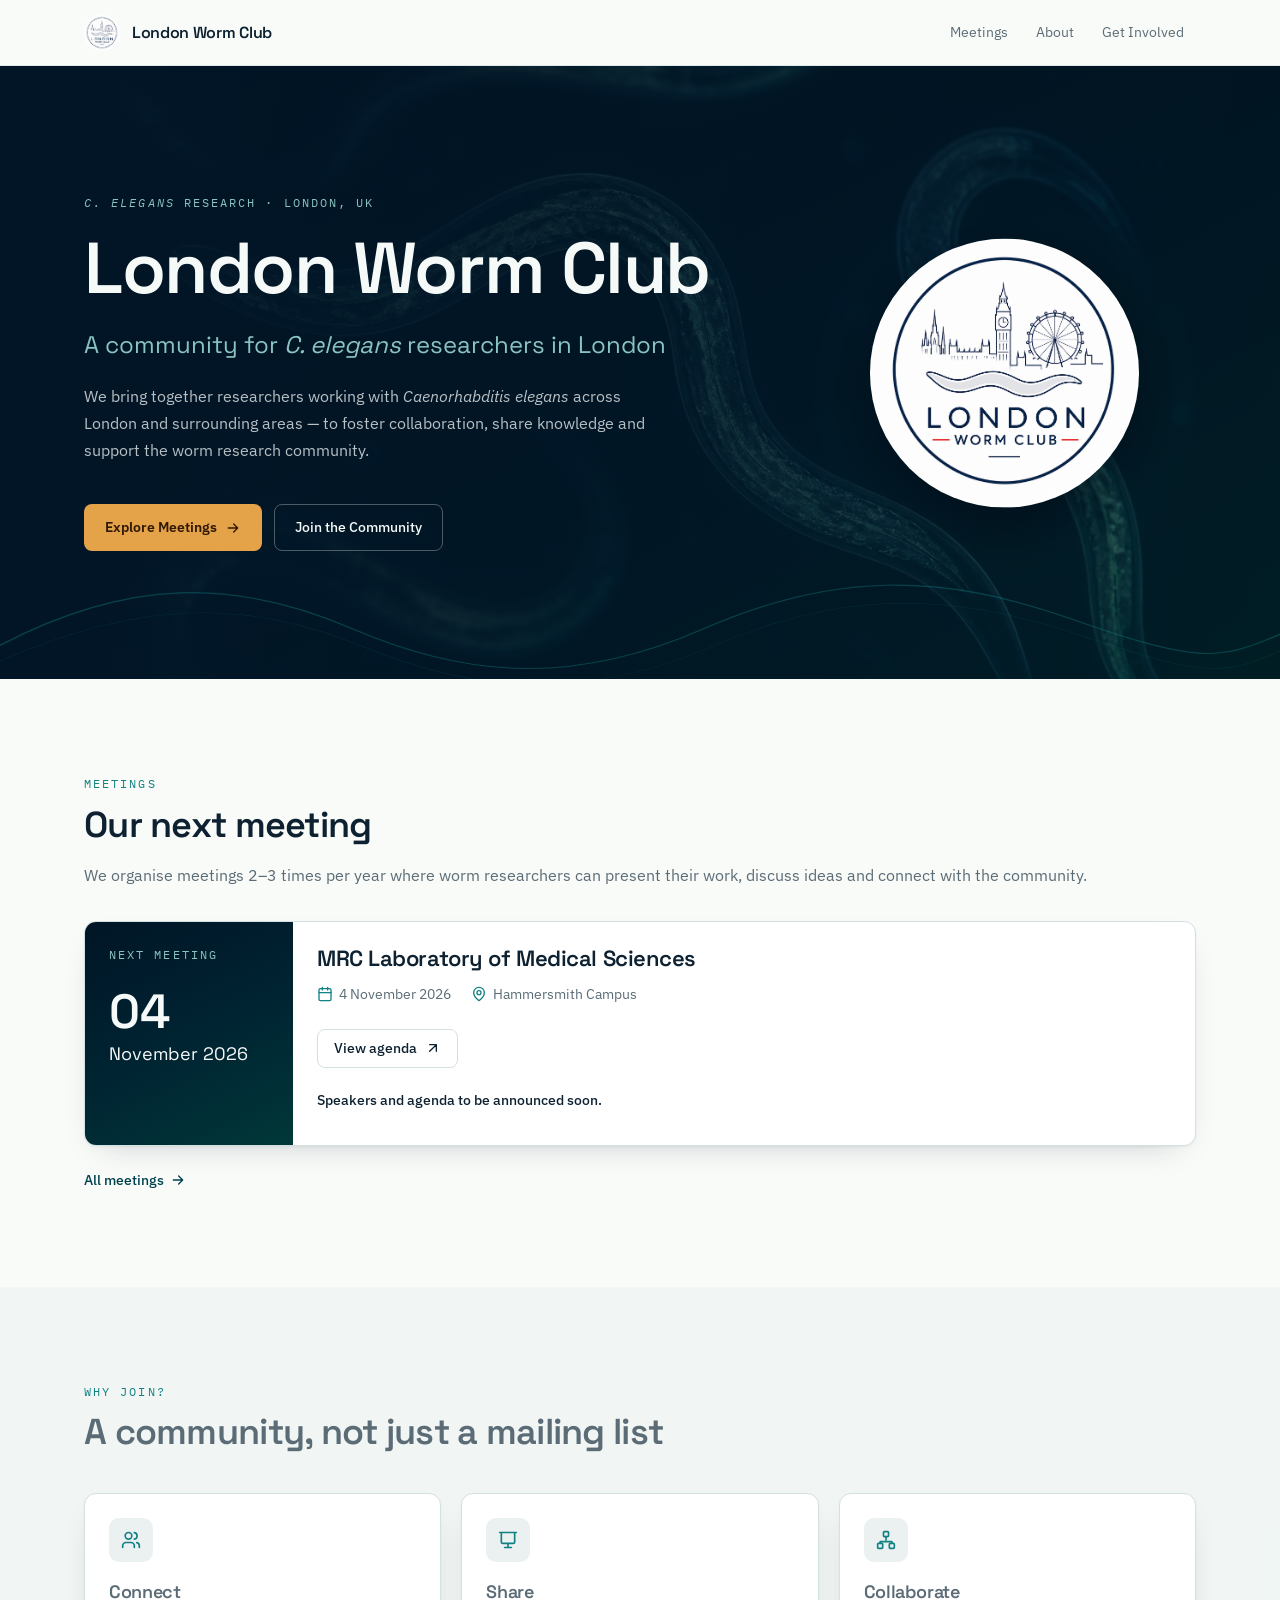
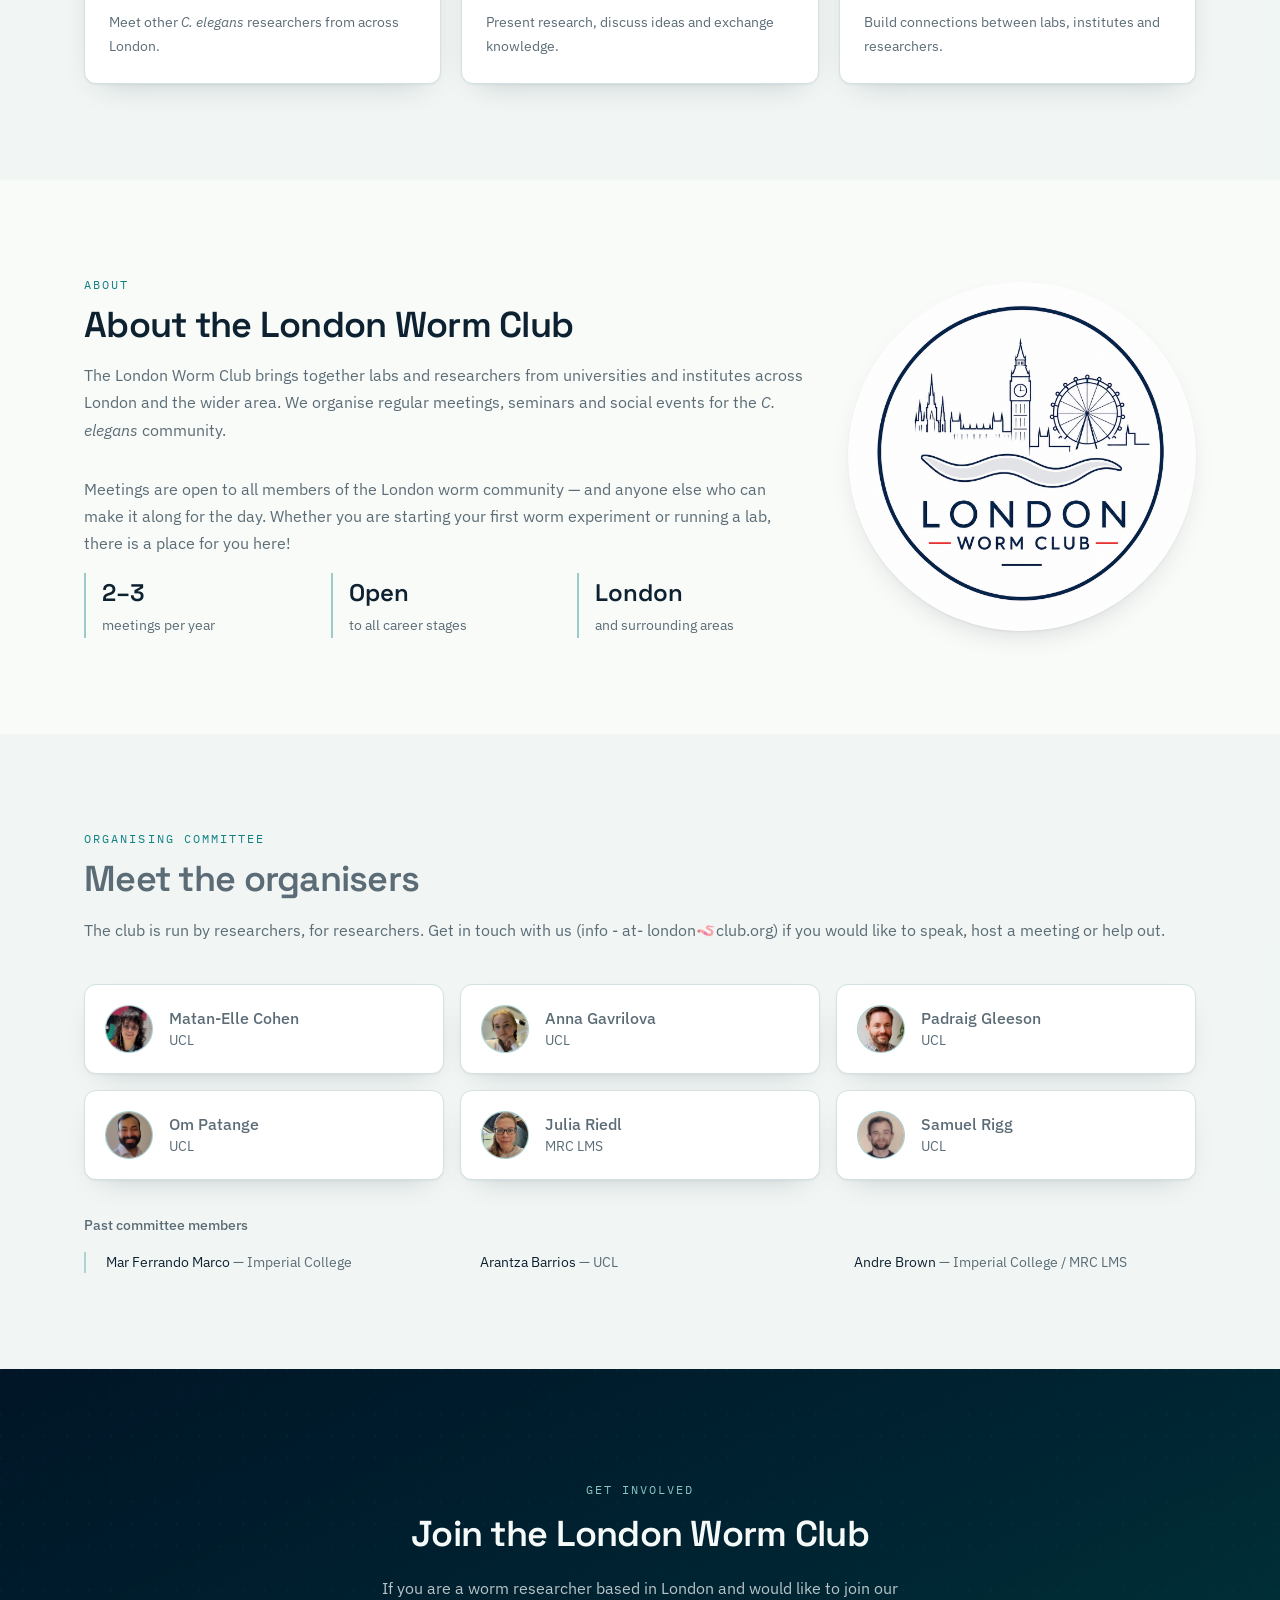
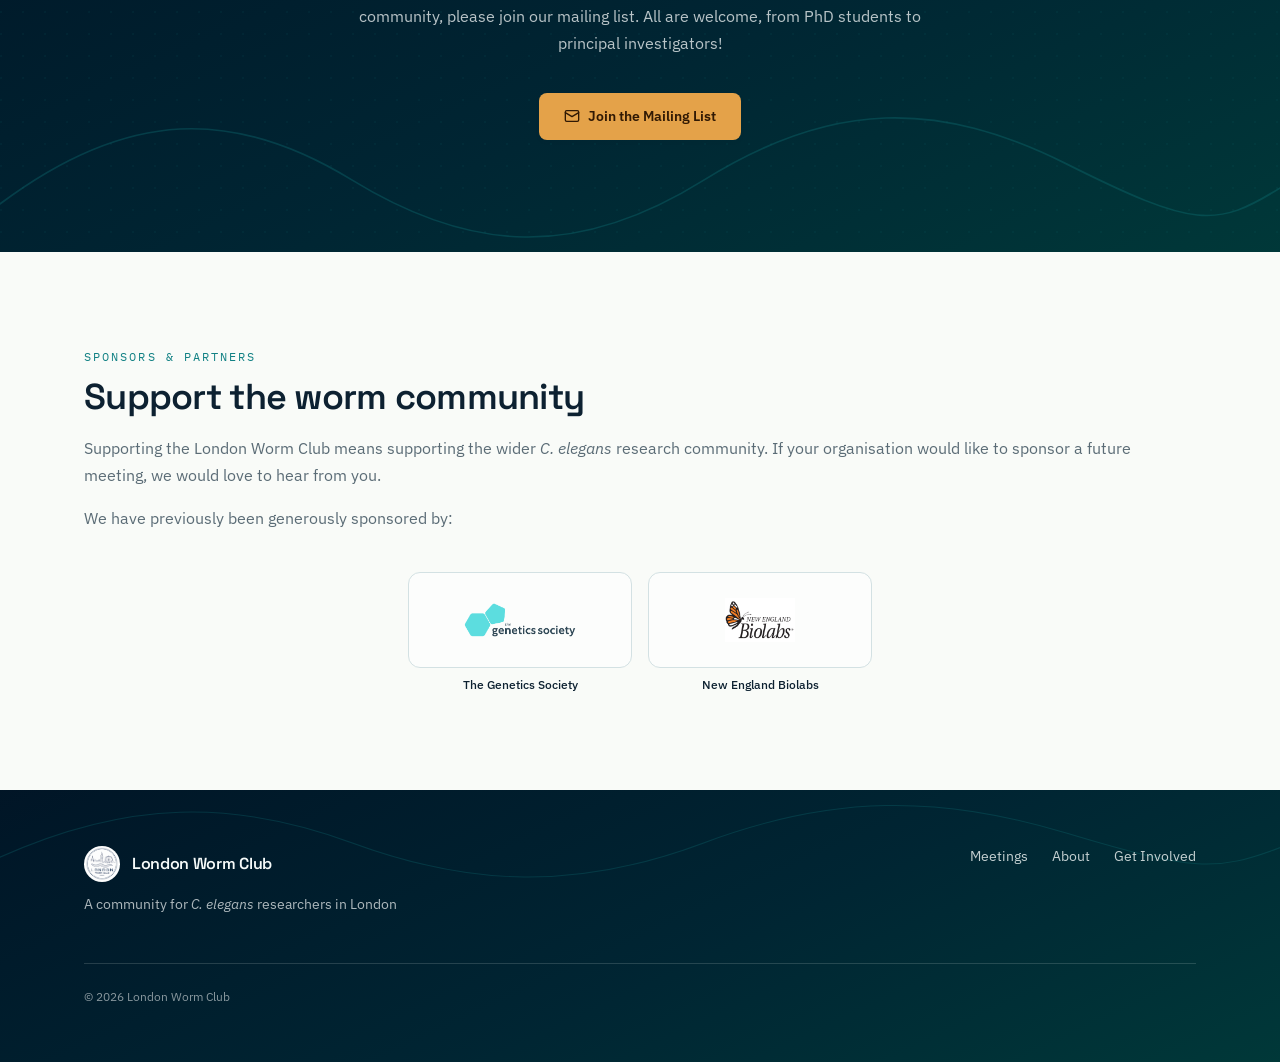
<file: index.html>
<!doctype html>
<html lang="en">
  <head>
    <meta charset="utf-8" />
    <meta name="viewport" content="width=device-width, initial-scale=1" />
    <title>London Worm Club — C. elegans researchers in London</title>
    <meta
      name="description"
      content="A community for C. elegans researchers in London and surrounding areas, with meetings 2–3 times per year."
    />
    <link rel="canonical" href="./index.html" />
    <meta property="og:type" content="website" />
    <meta property="og:title" content="London Worm Club — C. elegans researchers in London" />
    <meta
      property="og:description"
      content="A community for C. elegans researchers in London and surrounding areas, with meetings 2–3 times per year."
    />
    <meta name="twitter:card" content="summary_large_image" />
    <link rel="icon" href="./assets/Worm_club_logo_final.png" />
    <link rel="preconnect" href="https://fonts.googleapis.com" />
    <link rel="preconnect" href="https://fonts.gstatic.com" crossorigin />
    <link
      rel="stylesheet"
      href="https://fonts.googleapis.com/css2?family=Space+Grotesk:wght@400;500;600;700&family=IBM+Plex+Sans:wght@400;500;600&family=IBM+Plex+Mono:wght@400;500&display=swap"
    />
    <link rel="stylesheet" href="./styles.css" />
    <script type="application/ld+json">
      {
        "@context": "https://schema.org",
        "@type": "Organization",
        "name": "London Worm Club",
        "description": "A community for <i>C. elegans</i> researchers in London and surrounding areas.",
        "areaServed": "London, UK"
      }
    </script>
  </head>
  <body>
    <div class="page">
      <header class="site-header">
        <div class="wrap header-inner">
          <a class="brand" href="./index.html">
            <img src="./assets/Worm_club_logo_final.png" alt="London Worm Club logo" width="816" height="816" />
            <span>London Worm Club</span>
          </a>
          <nav class="nav-desktop" aria-label="Main">
            <a href="./meetings.html">Meetings</a>
            <a href="./index.html#about-section">About</a>
            <a href="./index.html#get-involved">Get Involved</a>
          </nav>
          <button
            class="nav-toggle"
            type="button"
            aria-label="Toggle navigation"
            aria-expanded="false"
            aria-controls="mobile-nav"
            data-nav-toggle
          >
            <svg class="icon" viewBox="0 0 24 24" aria-hidden="true" style="width: 1.25rem; height: 1.25rem">
              <path d="M4 6h16M4 12h16M4 18h16" />
            </svg>
          </button>
        </div>
        <nav class="nav-mobile" id="mobile-nav" aria-label="Main">
          <a href="./meetings.html">Meetings</a>
          <a href="./index.html#about-section">About</a>
          <a href="./index.html#get-involved">Get Involved</a>
        </nav>
      </header>

      <main>
        <!-- Hero -->
        <section class="hero bg-deep">
          <img
            class="hero-img"
            src="./assets/hero-microscopy.jpg"
            alt="Darkfield microscopy image of Caenorhabditis elegans nematodes"
            width="1920"
            height="1280"
          />
          <div class="hero-veil"></div>
          <div class="wrap hero-body">
            <p class="eyebrow teal-soft"><i>C. elegans</i> research · London, UK</p>
            <h1>London Worm Club</h1>
            <p class="hero-sub">A community for <i>C. elegans</i> researchers in London</p>
            <p class="hero-lede">
              We bring together researchers working with <i>Caenorhabditis elegans</i> across London
              and surrounding areas — to foster collaboration, share knowledge and support the
              worm research community.
            </p>
            <div class="hero-actions">
              <a class="btn btn-amber" href="./meetings.html">
                Explore Meetings
                <svg class="icon" viewBox="0 0 24 24" aria-hidden="true"><path d="M5 12h14M13 6l6 6-6 6" /></svg>
              </a>
              <a class="btn btn-ghost" href="#get-involved">Join the Community</a>
            </div>
            <img
              class="hero-logo"
              src="./assets/Worm_club_logo_final.png"
              alt="London Worm Club logo"
              width="1254"
              height="1254"
            />
          </div>
          <svg class="worm-line" style="bottom: 0; height: 7rem; opacity: 0.4" viewBox="0 0 1200 200" preserveAspectRatio="none" aria-hidden="true">
            <path d="M0 140 C 120 20, 220 20, 330 110 S 540 210, 660 110 S 880 10, 1000 90 S 1140 170, 1200 120" stroke-width="2" stroke-linecap="round" />
            <path d="M0 168 C 130 60, 230 56, 340 142 S 550 238, 670 140 S 890 44, 1010 120 S 1145 196, 1200 150" stroke-width="1" stroke-opacity="0.45" stroke-linecap="round" />
          </svg>
        </section>

        <!-- Next meeting -->
        <section class="section" id="meetings">
          <div class="wrap">
            <div class="section-head">
              <p class="eyebrow teal">Meetings</p>
              <h2>Our next meeting</h2>
              <p class="intro">
                We organise meetings 2–3 times per year where worm researchers can present their
                work, discuss ideas and connect with the community.
              </p>
            </div>
            <div class="grid-stack">
              <article class="surface-card meeting">
                <div class="meeting-grid">
                  <div class="meeting-date bg-deep">
                    <span class="eyebrow teal-soft">Next meeting</span>
                    <div>
                      <p class="day">04</p>
                      <p class="my">November 2026</p>
                    </div>
                  </div>
                  <div class="meeting-body">
                    <h3>MRC Laboratory of Medical Sciences</h3>
                    <div class="meeting-meta">
                      <span>
                        <svg class="icon" viewBox="0 0 24 24" aria-hidden="true"><rect x="3" y="4" width="18" height="18" rx="2" /><path d="M16 2v4M8 2v4M3 10h18" /></svg>
                        4 November 2026
                      </span>
                      <span>
                        <svg class="icon" viewBox="0 0 24 24" aria-hidden="true"><path d="M20 10c0 6-8 12-8 12s-8-6-8-12a8 8 0 1 1 16 0Z" /><circle cx="12" cy="10" r="3" /></svg>
                        <a href="https://maps.app.goo.gl/B2eCsEm551Vxxf9i7">Hammersmith Campus</a>
                      </span>
                    </div>
                    <a class="btn btn-outline" href="./docs/London_Worm_Meeting_4thNov2026.pdf" target="_blank">
                      View agenda
                      <svg class="icon" viewBox="0 0 24 24" aria-hidden="true"><path d="M7 17 17 7M7 7h10v10" /></svg>
                    </a>
                    <ul class="speakers">
                      <li><p class="name">Speakers and agenda to be announced soon.</p></li>
                    </ul>
                  </div>
                </div>
              </article>
            </div>
            <a class="link-arrow" href="./meetings.html">
              All meetings
              <svg class="icon" viewBox="0 0 24 24" aria-hidden="true"><path d="M5 12h14M13 6l6 6-6 6" /></svg>
            </a>
          </div>
        </section>

        <!-- Community pillars -->
        <section class="section muted">
          <div class="wrap">
            <div class="section-head">
              <p class="eyebrow teal">Why join?</p>
              <h2>A community, not just a mailing list</h2>
            </div>
            <div class="grid-3">
              <div class="surface-card pillar">
                <span class="badge">
                  <svg class="icon" viewBox="0 0 24 24" aria-hidden="true" style="width:1.25rem;height:1.25rem"><path d="M16 21v-2a4 4 0 0 0-4-4H6a4 4 0 0 0-4 4v2" /><circle cx="9" cy="7" r="4" /><path d="M22 21v-2a4 4 0 0 0-3-3.87M16 3.13A4 4 0 0 1 16 11" /></svg>
                </span>
                <h3>Connect</h3>
                <p>Meet other <i>C. elegans</i> researchers from across London.</p>
              </div>
              <div class="surface-card pillar">
                <span class="badge">
                  <svg class="icon" viewBox="0 0 24 24" aria-hidden="true" style="width:1.25rem;height:1.25rem"><path d="M2 3h20M4 3v11a2 2 0 0 0 2 2h12a2 2 0 0 0 2-2V3M12 16v5M8 21h8" /></svg>
                </span>
                <h3>Share</h3>
                <p>Present research, discuss ideas and exchange knowledge.</p>
              </div>
              <div class="surface-card pillar">
                <span class="badge">
                  <svg class="icon" viewBox="0 0 24 24" aria-hidden="true" style="width:1.25rem;height:1.25rem"><rect x="9" y="2" width="6" height="6" rx="1" /><rect x="2" y="16" width="6" height="6" rx="1" /><rect x="16" y="16" width="6" height="6" rx="1" /><path d="M12 8v4M5 16v-2h14v2" /></svg>
                </span>
                <h3>Collaborate</h3>
                <p>Build connections between labs, institutes and researchers.</p>
              </div>
            </div>
          </div>
        </section>

        <!-- About -->
        <section class="section" id="about-section">
          <div class="wrap">
            <div class="two-col about-layout">
              <div class="about-copy">
                <div class="section-head">
              <p class="eyebrow teal">About</p>
              <h2>About the London Worm Club</h2>
              <p class="intro">
                The London Worm Club brings together labs and researchers from universities and
                institutes across London and the wider area. We organise regular meetings, seminars and social events
                for the <i>C. elegans</i> community.
              </p>
                </div>
                <div class="prose">
                <p>
                  Meetings are open to all members of the London worm community — and anyone else
                  who can make it along for the day. Whether you are starting your first worm
                  experiment or running a lab, there is a place for you here!
                </p>
                <div class="stats">
                  <div class="rule-left"><p class="k">2–3</p><p class="v">meetings per year</p></div>
                  <div class="rule-left"><p class="k">Open</p><p class="v">to all career stages</p></div>
                  <div class="rule-left"><p class="k">London</p><p class="v">and surrounding areas</p></div>
                </div>
                </div>
              </div>
              <div class="club-logo-feature">
                <img
                  src="./assets/Worm_club_logo_final.png"
                  alt="London Worm Club logo"
                  width="1254"
                  height="1254"
                />
              </div>
            </div>
          </div>
        </section>

        <!-- Committee -->
        <section class="section muted" id="committee">
          <div class="wrap">
            <div class="section-head">
              <p class="eyebrow teal">Organising committee</p>
              <h2>Meet the organisers</h2>
              <p class="intro">
                The club is run by researchers, for researchers. Get in touch with us (info - at- london🪱club.org) if you
                would like to speak, host a meeting or help out.
              </p>
            </div>
            <div class="grid-cards" data-committee></div>
            <div class="collapsible">
              <p class="collapsible-trigger">Past committee members</p>
              <ul class="past-list" data-past-committee></ul>
            </div>
          </div>
        </section>

        <!-- Get involved -->
        <section class="join bg-deep" id="get-involved">
          <div class="grid-texture"></div>
          <svg class="worm-line" style="bottom: 0; height: 10rem; opacity: 0.3" viewBox="0 0 1200 200" preserveAspectRatio="none" aria-hidden="true">
            <path d="M0 140 C 120 20, 220 20, 330 110 S 540 210, 660 110 S 880 10, 1000 90 S 1140 170, 1200 120" stroke-width="2" stroke-linecap="round" />
          </svg>
          <div class="join-inner">
            <p class="eyebrow teal-soft">Get involved</p>
            <h2>Join the London Worm Club</h2>
            <p class="lede">
              If you are a worm researcher based in London and would like to join our community,
              please join our mailing list. All are welcome, from PhD students to principal
              investigators!
            </p>
            <a class="btn btn-amber" href="https://groups.google.com/g/london_elegans">
              <svg class="icon" viewBox="0 0 24 24" aria-hidden="true"><rect x="2" y="4" width="20" height="16" rx="2" /><path d="m22 7-10 6L2 7" /></svg>
              Join the Mailing List
            </a>
          </div>
        </section>

        <!-- Partners -->
        <section class="section">
          <div class="wrap">
            <div class="section-head">
              <p class="eyebrow teal">Sponsors &amp; partners</p>
              <h2>Support the worm community</h2>
              <p class="intro">
                Supporting the London Worm Club means supporting the wider <i>C. elegans</i> research
                community. If your organisation would like to sponsor a future meeting, we would
                love to hear from you.
              </p>
              <p class="intro">
                We have previously been generously sponsored by:
              </p>
            </div>
            <div class="partners">
              <div class="partner-sponsor">
                <div class="partner-slot">
                  <img class="partner-logo" src="./assets/GS-Logo.png" alt="The Genetics Society" width="1773" height="638" />
                </div>
                <p class="sponsor-name">The Genetics Society</p>
              </div>
              <div class="partner-sponsor">
                <div class="partner-slot">
                  <img class="partner-logo" src="./assets/New_NEB_Logo_72dpi.jpg" alt="New England Biolabs" width="476" height="296" />
                </div>
                <p class="sponsor-name">New England Biolabs</p>
              </div>
            </div>
          </div>
        </section>
      </main>

      <footer class="site-footer bg-deep">
        <svg class="worm-line" style="top: 0; height: 6rem; opacity: 0.25" viewBox="0 0 1200 200" preserveAspectRatio="none" aria-hidden="true">
          <path d="M0 140 C 120 20, 220 20, 330 110 S 540 210, 660 110 S 880 10, 1000 90 S 1140 170, 1200 120" stroke-width="2" stroke-linecap="round" />
        </svg>
        <div class="footer-inner">
          <div class="footer-grid">
            <div class="footer-brand">
              <div class="brand">
                <img src="./assets/Worm_club_logo_final.png" alt="" width="816" height="816" loading="lazy" />
                <span>London Worm Club</span>
              </div>
              <p class="footer-tag">A community for <i>C. elegans</i> researchers in London</p>
            </div>
            <nav class="footer-nav" aria-label="Footer">
              <a href="./meetings.html">Meetings</a>
              <a href="./index.html#about-section">About</a>
              <a href="./index.html#get-involved">Get Involved</a>
            </nav>
          </div>
          <p class="footer-legal">© 2026 London Worm Club</p>
        </div>
      </footer>
    </div>

    <script src="./main.js" defer></script>
  </body>
</html>
</file>
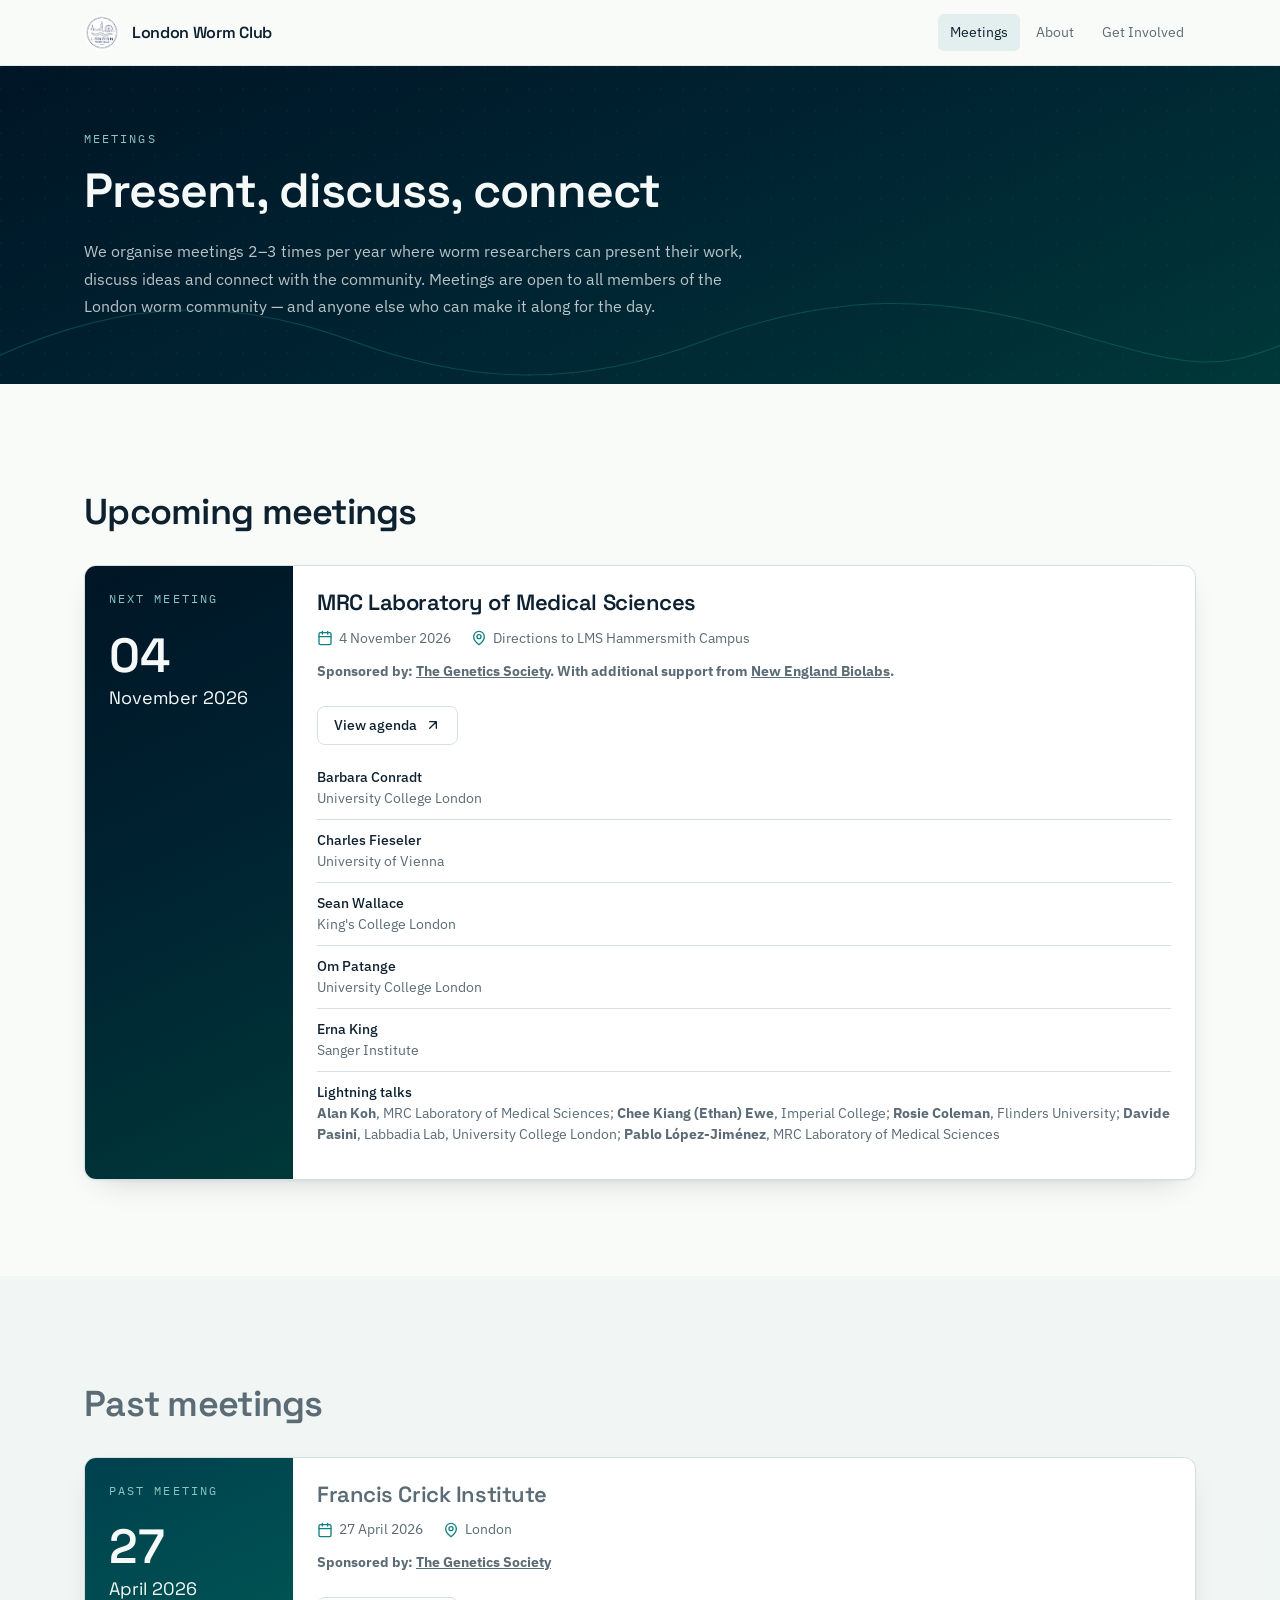
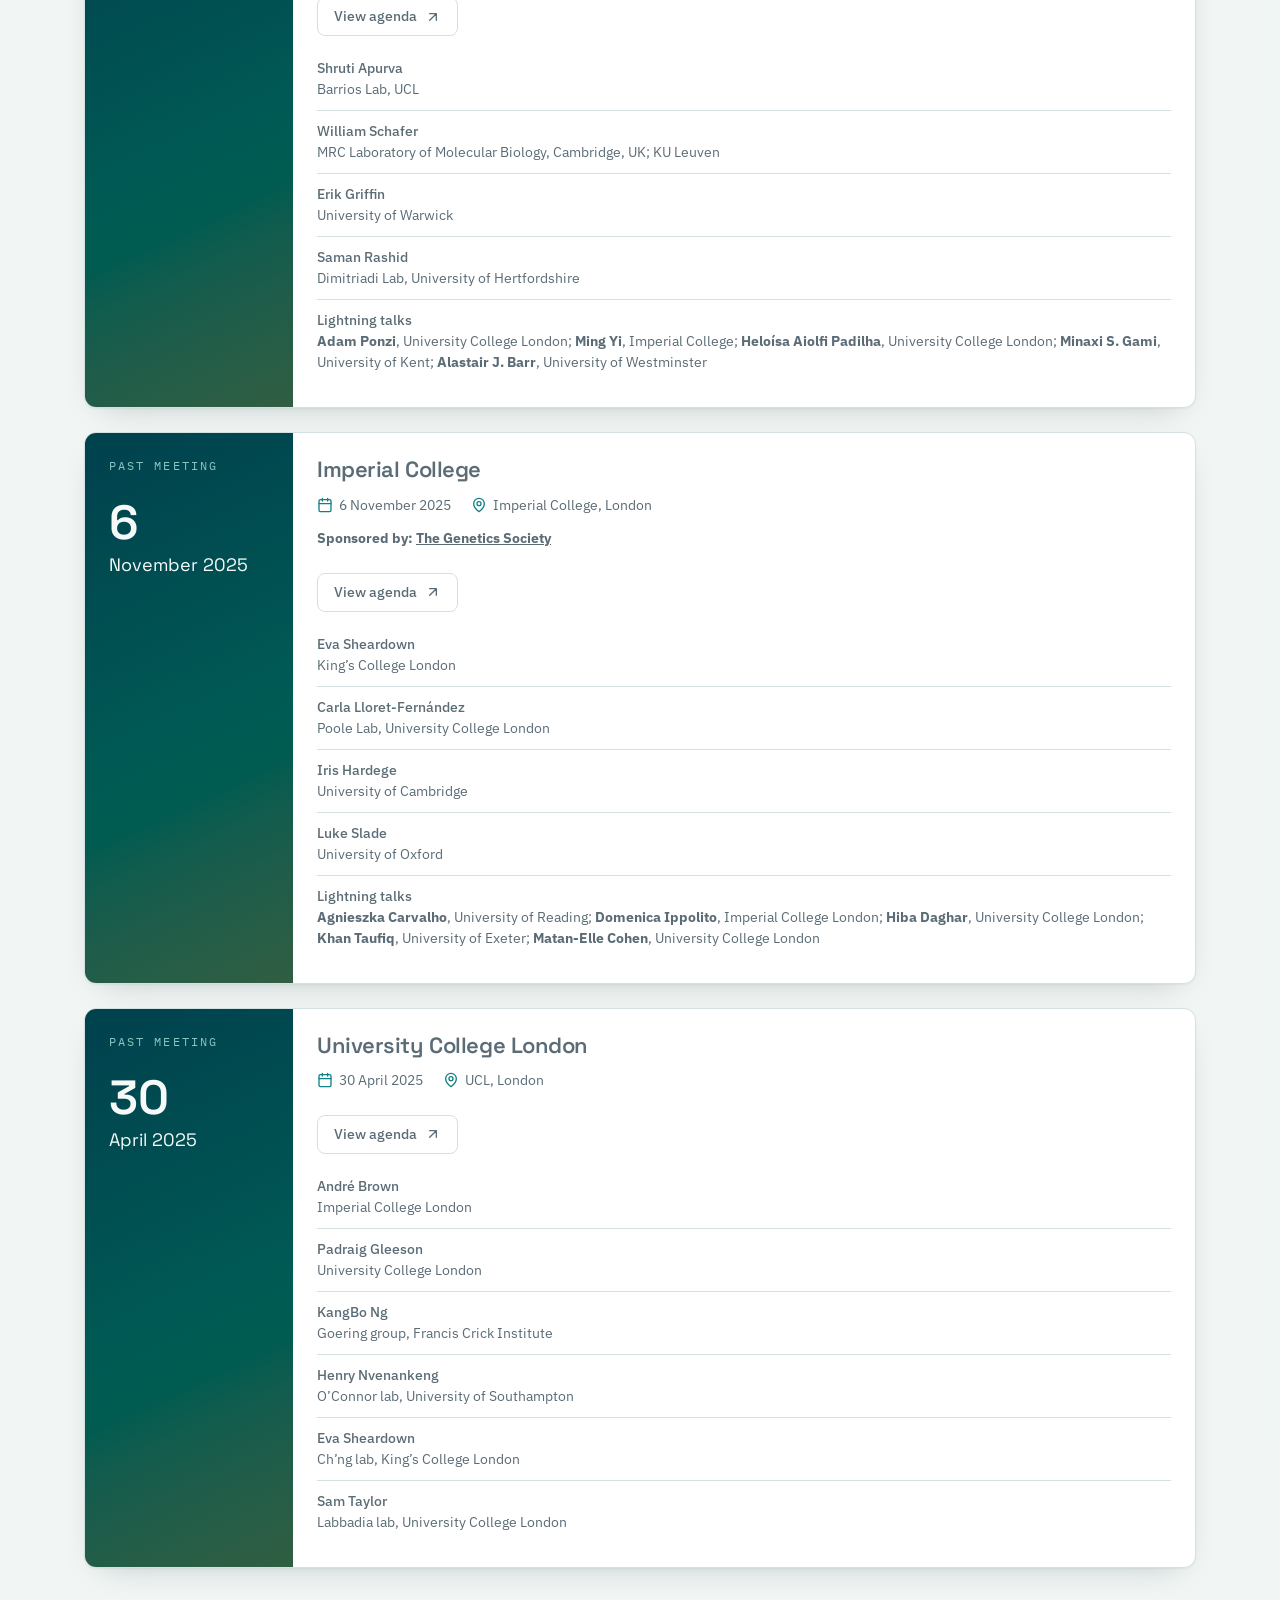
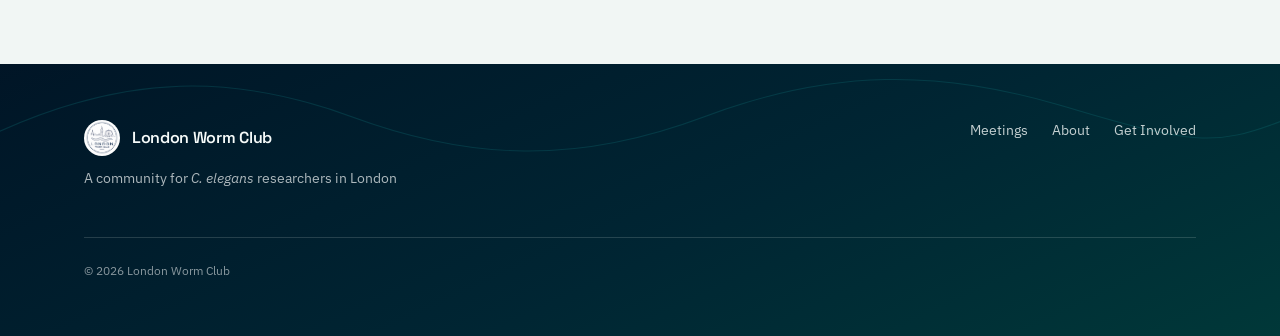
<file: meetings.html>
<!doctype html>
<html lang="en">
  <head>
    <meta charset="utf-8" />
    <meta name="viewport" content="width=device-width, initial-scale=1" />
    <title>Meetings — London Worm Club</title>
    <meta
      name="description"
      content="Meetings of the London Worm Club, held 2–3 times per year: dates, venues and speakers for upcoming and past meetings."
    />
    <link rel="canonical" href="./meetings.html" />
    <meta property="og:type" content="website" />
    <meta property="og:title" content="Meetings — London Worm Club" />
    <meta
      property="og:description"
      content="Meetings of the London Worm Club, held 2–3 times per year: dates, venues and speakers."
    />
    <meta name="twitter:card" content="summary_large_image" />
    <link rel="icon" href="./assets/Worm_club_logo_final.png" />
    <link rel="preconnect" href="https://fonts.googleapis.com" />
    <link rel="preconnect" href="https://fonts.gstatic.com" crossorigin />
    <link
      rel="stylesheet"
      href="https://fonts.googleapis.com/css2?family=Space+Grotesk:wght@400;500;600;700&family=IBM+Plex+Sans:wght@400;500;600&family=IBM+Plex+Mono:wght@400;500&display=swap"
    />
    <link rel="stylesheet" href="./styles.css" />
  </head>
  <body>
    <div class="page">
      <header class="site-header">
        <div class="wrap header-inner">
          <a class="brand" href="./index.html">
            <img src="./assets/Worm_club_logo_final.png" alt="London Worm Club logo" width="816" height="816" />
            <span>London Worm Club</span>
          </a>
          <nav class="nav-desktop" aria-label="Main">
            <a href="./meetings.html">Meetings</a>
            <a href="./index.html#about-section">About</a>
            <a href="./index.html#get-involved">Get Involved</a>
          </nav>
          <button class="nav-toggle" type="button" aria-label="Toggle navigation" aria-expanded="false" aria-controls="mobile-nav" data-nav-toggle>
            <svg class="icon" viewBox="0 0 24 24" aria-hidden="true" style="width:1.25rem;height:1.25rem"><path d="M4 6h16M4 12h16M4 18h16" /></svg>
          </button>
        </div>
        <nav class="nav-mobile" id="mobile-nav" aria-label="Main">
          <a href="./meetings.html">Meetings</a>
          <a href="./index.html#about-section">About</a>
          <a href="./index.html#get-involved">Get Involved</a>
        </nav>
      </header>

      <main>
        <section class="banner bg-deep">
          <div class="grid-texture"></div>
          <div class="wrap banner-inner">
            <p class="eyebrow teal-soft">Meetings</p>
            <h1>Present, discuss, connect</h1>
            <p class="lede">
              We organise meetings 2–3 times per year where worm researchers can present their work,
              discuss ideas and connect with the community. Meetings are open to all members of the
              London worm community — and anyone else who can make it along for the day.
            </p>
          </div>
          <svg class="worm-line" style="bottom: 0; height: 6rem; opacity: 0.4" viewBox="0 0 1200 200" preserveAspectRatio="none" aria-hidden="true">
            <path d="M0 140 C 120 20, 220 20, 330 110 S 540 210, 660 110 S 880 10, 1000 90 S 1140 170, 1200 120" stroke-width="2" stroke-linecap="round" />
          </svg>
        </section>

        <section class="section">
          <div class="wrap">
            <div class="section-head"><h2>Upcoming meetings</h2></div>
            <div class="grid-stack">

              <!-- Meeting Card -->

              <article class="surface-card meeting" id="agenda-2026-04-27-crick">
                <div class="meeting-grid">
                  <div class="meeting-date bg-deep">
                    <span class="eyebrow teal-soft">Next meeting</span>
                    <div>
                      <p class="day">04</p>
                      <p class="my">November 2026</p>
                    </div>
                  </div>
                  <div class="meeting-body">
                    <h3>MRC Laboratory of Medical Sciences</h3>
                    <div class="meeting-meta">
                      <span>
                        <svg class="icon" viewBox="0 0 24 24" aria-hidden="true"><rect x="3" y="4" width="18" height="18" rx="2" /><path d="M16 2v4M8 2v4M3 10h18" /></svg>
                        4 November 2026
                      </span>
                      <span>
                        <svg class="icon" viewBox="0 0 24 24" aria-hidden="true"><path d="M20 10c0 6-8 12-8 12s-8-6-8-12a8 8 0 1 1 16 0Z" /><circle cx="12" cy="10" r="3" /></svg>
                        <a href="./docs/Directions_to_LMS.pdf" target="_blank">Directions to LMS Hammersmith Campus</a>
                      </span>
                    </div>

                    <div class="meeting-meta">
                    <b>Sponsored by: <u><a href="https://genetics.org.uk/">The Genetics Society</a></u>. With additional support from <u><a href="https://www.neb.com/">New England Biolabs</a></u>.</b>
                    </div>

                    <a class="btn btn-outline" href="./docs/London_Worm_Meeting_4thNov2026.pdf" target="_blank">
                      View agenda
                      <svg class="icon" viewBox="0 0 24 24" aria-hidden="true"><path d="M7 17 17 7M7 7h10v10" /></svg>
                    </a>
                    <ul class="speakers">
                      <li><p class="name">Barbara Conradt</p><p class="aff">University College London</p></li>
                      <li><p class="name">Charles Fieseler</p><p class="aff">University of Vienna</p></li>
                      <li><p class="name">Sean Wallace</p><p class="aff">King's College London</p></li>
                      <li><p class="name">Om Patange</p><p class="aff">University College London</p></li>
                      <li><p class="name">Erna King</p><p class="aff">Sanger Institute</p></li>
                      <li><p class="name">Lightning talks</p>
                          <p class="aff">
                            <b>Alan Koh</b>, MRC Laboratory of Medical Sciences; 
                            <b>Chee Kiang (Ethan) Ewe</b>, Imperial College;
                            <b>Rosie Coleman</b>, Flinders University;
                            <b>Davide Pasini</b>, Labbadia Lab, University College London;
                            <b>Pablo López-Jiménez</b>, MRC Laboratory of Medical Sciences
                          </p>
                      </li>

                    </ul>
                  </div>
                </div>
              </article>

              <!-- Meeting Card -->

            </div>
          </div>
        </section>

        <section class="section muted">
          <div class="wrap">
            <div class="section-head"><h2>Past meetings</h2></div>
            <div class="grid-stack">

              <!-- Meeting Apr 2026 -->

              <article class="surface-card meeting" id="agenda-2026-04-27-crick">
                <div class="meeting-grid">
                  <div class="meeting-date meeting-date-past">
                    <span class="eyebrow teal-soft">Past meeting</span>
                    <div>
                      <p class="day">27</p>
                      <p class="my">April 2026</p>
                    </div>
                  </div>
                  <div class="meeting-body">
                    <h3>Francis Crick Institute</h3>
                    <div class="meeting-meta">
                      <span>
                        <svg class="icon" viewBox="0 0 24 24" aria-hidden="true"><rect x="3" y="4" width="18" height="18" rx="2" /><path d="M16 2v4M8 2v4M3 10h18" /></svg>
                        27 April 2026
                      </span>
                      <span>
                        <svg class="icon" viewBox="0 0 24 24" aria-hidden="true"><path d="M20 10c0 6-8 12-8 12s-8-6-8-12a8 8 0 1 1 16 0Z" /><circle cx="12" cy="10" r="3" /></svg>
                        <a href = "https://maps.app.goo.gl/YY4max94yzMUWCzx6">London</a>
                      </span>
                    </div>

                    <div class="meeting-meta">
                    <b>Sponsored by: <u><a href="https://genetics.org.uk/">The Genetics Society</a></u></b>
                    </div>

                    <a class="btn btn-outline" href="./docs/LWM 27th April 26 Agenda.pdf" target="_blank">
                      View agenda
                      <svg class="icon" viewBox="0 0 24 24" aria-hidden="true"><path d="M7 17 17 7M7 7h10v10" /></svg>
                    </a>
                    <ul class="speakers">
                      <li><p class="name">Shruti Apurva</p><p class="aff">Barrios Lab, UCL</p></li>
                      <li><p class="name">William Schafer</p><p class="aff">MRC Laboratory of Molecular Biology, Cambridge, UK; KU Leuven</p></li>
                      <li><p class="name">Erik Griffin</p><p class="aff">University of Warwick</p></li>
                      <li><p class="name">Saman Rashid</p><p class="aff">Dimitriadi Lab, University of Hertfordshire</p></li>
                      <li><p class="name">Lightning talks</p><p class="aff"><b>Adam Ponzi</b>, University College London; <b>Ming Yi</b>, Imperial College; <b>Heloísa Aiolfi Padilha</b>, University College London; <b>Minaxi S. Gami</b>, University of Kent; <b>Alastair J. Barr</b>, University of Westminster</p></li>
                    </ul>
                  </div>
                </div>
              </article>


              <!-- Meeting Nov 2025 -->

              <article class="surface-card meeting" id="agenda-2026-04-27-crick">
                <div class="meeting-grid">
                  <div class="meeting-date meeting-date-past">
                    <span class="eyebrow teal-soft">Past meeting</span>
                    <div>
                      <p class="day">6</p>
                      <p class="my">November 2025</p>
                    </div>
                  </div>
                  <div class="meeting-body">
                    <h3>Imperial College</h3>
                    <div class="meeting-meta">
                      <span>
                        <svg class="icon" viewBox="0 0 24 24" aria-hidden="true"><rect x="3" y="4" width="18" height="18" rx="2" /><path d="M16 2v4M8 2v4M3 10h18" /></svg>
                        6 November 2025
                      </span>
                      <span>
                        <svg class="icon" viewBox="0 0 24 24" aria-hidden="true"><path d="M20 10c0 6-8 12-8 12s-8-6-8-12a8 8 0 1 1 16 0Z" /><circle cx="12" cy="10" r="3" /></svg>
                        <a href = "https://maps.app.goo.gl/NmJmnzEtPPJt8cp17">Imperial College, London</a>
                      </span>
                    </div>

                    <div class="meeting-meta">
                    <b>Sponsored by: <u><a href="https://genetics.org.uk/">The Genetics Society</a></u></b>
                    </div>

                    <a class="btn btn-outline" href="./docs/LWM 6th Nov 25 Agenda.pdf" target="_blank">
                      View agenda
                      <svg class="icon" viewBox="0 0 24 24" aria-hidden="true"><path d="M7 17 17 7M7 7h10v10" /></svg>
                    </a>
                    <ul class="speakers">

                      <li><p class="name">Eva Sheardown</p><p class="aff">King’s College London</p></li>
                      <li><p class="name">Carla Lloret-Fernández</p><p class="aff">Poole Lab, University College London</p></li>
                      <li><p class="name">Iris Hardege</p><p class="aff">University of Cambridge</p></li>
                      <li><p class="name">Luke Slade</p><p class="aff">University of Oxford</p></li>
                      <li><p class="name">Lightning talks</p><p class="aff"><b>Agnieszka Carvalho</b>, University of Reading; 
                      <b>Domenica Ippolito</b>, Imperial College London; <b>Hiba Daghar</b>, University College London; 
                      <b>Khan Taufiq</b>, University of Exeter; <b>Matan-Elle Cohen</b>, University College London   </p></li>
                    
                    </ul>
                  </div>
                </div>
              </article>

              <!-- Meeting Apr 2025 -->

              <article class="surface-card meeting" id="agenda-2026-04-27-crick">
                <div class="meeting-grid">
                  <div class="meeting-date meeting-date-past">
                    <span class="eyebrow teal-soft">Past meeting</span>
                    <div>
                      <p class="day">30</p>
                      <p class="my">April 2025</p>
                    </div>
                  </div>
                  <div class="meeting-body">
                    <h3>University College London</h3>
                    <div class="meeting-meta">
                      <span>
                        <svg class="icon" viewBox="0 0 24 24" aria-hidden="true"><rect x="3" y="4" width="18" height="18" rx="2" /><path d="M16 2v4M8 2v4M3 10h18" /></svg>
                        30 April 2025
                      </span>
                      <span>
                        <svg class="icon" viewBox="0 0 24 24" aria-hidden="true"><path d="M20 10c0 6-8 12-8 12s-8-6-8-12a8 8 0 1 1 16 0Z" /><circle cx="12" cy="10" r="3" /></svg>
                        <a href = "https://maps.app.goo.gl/znsyp5RWW7718D16A">UCL, London</a>
                      </span>
                    </div>
                    <a class="btn btn-outline" href="./docs/LWM 30th April 25 Agenda.pdf" target="_blank">
                      View agenda
                      <svg class="icon" viewBox="0 0 24 24" aria-hidden="true"><path d="M7 17 17 7M7 7h10v10" /></svg>
                    </a>
                    <ul class="speakers">

                      <li><p class="name">André Brown</p><p class="aff">Imperial College London</p></li>
                      <li><p class="name">Padraig Gleeson</p><p class="aff">University College London</p></li>
                      <li><p class="name">KangBo Ng</p><p class="aff">Goering group, Francis Crick Institute</p></li>
                      <li><p class="name">Henry Nvenankeng</p><p class="aff">O’Connor lab, University of Southampton</p></li>
                      <li><p class="name">Eva Sheardown</p><p class="aff">Ch’ng lab, King’s College London</p></li>
                      <li><p class="name">Sam Taylor</p><p class="aff">Labbadia lab, University College London</p></li>
           
                    </ul>
                  </div>
                </div>
              </article>

              <!-- Meeting Card -->

            </div>
          </div>
        </section>

      </main>

      <footer class="site-footer bg-deep">
        <svg class="worm-line" style="top: 0; height: 6rem; opacity: 0.25" viewBox="0 0 1200 200" preserveAspectRatio="none" aria-hidden="true">
          <path d="M0 140 C 120 20, 220 20, 330 110 S 540 210, 660 110 S 880 10, 1000 90 S 1140 170, 1200 120" stroke-width="2" stroke-linecap="round" />
        </svg>
        <div class="footer-inner">
          <div class="footer-grid">
            <div class="footer-brand">
              <div class="brand">
                <img src="./assets/Worm_club_logo_final.png" alt="" width="816" height="816" loading="lazy" />
                <span>London Worm Club</span>
              </div>
              <p class="footer-tag">A community for <i>C. elegans</i> researchers in London</p>
            </div>
            <nav class="footer-nav" aria-label="Footer">
              <a href="./meetings.html">Meetings</a>
              <a href="./index.html#about-section">About</a>
              <a href="./index.html#get-involved">Get Involved</a>
            </nav>
          </div>
          <p class="footer-legal">© 2026 London Worm Club</p>
        </div>
      </footer>
    </div>

    <script src="./main.js" defer></script>
  </body>
</html>
</file>
<file: styles.css>
/* London Worm Club — static stylesheet (hand-written equivalent of the React app's design system) */

:root {
  --radius: 0.5rem;

  --navy-deep: oklch(0.19 0.045 245);
  --navy: oklch(0.26 0.05 243);
  --teal: oklch(0.55 0.09 197);
  --teal-soft: oklch(0.78 0.06 190);
  --moss: oklch(0.58 0.07 155);
  --amber: oklch(0.76 0.13 72);
  --amber-foreground: oklch(0.24 0.05 60);

  --background: oklch(0.985 0.004 130);
  --foreground: oklch(0.24 0.04 244);
  --card: oklch(1 0 0);
  --primary: oklch(0.34 0.07 214);
  --primary-foreground: oklch(0.98 0.005 190);
  --secondary: oklch(0.94 0.012 195);
  --muted-foreground: oklch(0.52 0.025 235);
  --border: oklch(0.9 0.015 210);

  --gradient-deep: linear-gradient(
    155deg,
    var(--navy-deep) 0%,
    oklch(0.24 0.06 220) 55%,
    oklch(0.3 0.07 195) 100%
  );
  --shadow-card: 0 1px 2px oklch(0.24 0.04 244 / 0.05),
    0 12px 32px -18px oklch(0.24 0.04 244 / 0.28);
  --shadow-lift: 0 2px 4px oklch(0.24 0.04 244 / 0.06),
    0 24px 48px -24px oklch(0.24 0.04 244 / 0.35);

  --font-display: "Space Grotesk", ui-sans-serif, system-ui, sans-serif;
  --font-sans: "IBM Plex Sans", ui-sans-serif, system-ui, sans-serif;
  --font-mono: "IBM Plex Mono", ui-monospace, monospace;
}

*,
*::before,
*::after {
  box-sizing: border-box;
  border-color: var(--border);
}

html {
  scroll-behavior: smooth;
}

body {
  margin: 0;
  background-color: var(--background);
  color: var(--foreground);
  font-family: var(--font-sans);
  line-height: 1.5;
  -webkit-font-smoothing: antialiased;
}

h1,
h2,
h3,
h4 {
  font-family: var(--font-display);
  letter-spacing: -0.02em;
  margin: 0;
  line-height: 1.15;
}

p {
  margin: 0;
}

ul {
  margin: 0;
  padding: 0;
  list-style: none;
}

a {
  color: inherit;
  text-decoration: none;
}

img,
svg {
  display: block;
  max-width: 100%;
}

/* ---------- primitives ---------- */

.page {
  display: flex;
  min-height: 100vh;
  flex-direction: column;
}

main {
  flex: 1;
}

.wrap {
  margin-inline: auto;
  max-width: 72rem;
  padding-inline: 1.25rem;
}

.eyebrow {
  font-family: var(--font-mono);
  font-size: 0.72rem;
  letter-spacing: 0.18em;
  text-transform: uppercase;
}

.bg-deep {
  background-image: var(--gradient-deep);
  color: var(--primary-foreground);
}

.grid-texture {
  background-image: radial-gradient(
    circle at 1px 1px,
    color-mix(in oklab, var(--teal) 30%, transparent) 1px,
    transparent 0
  );
  background-size: 22px 22px;
}

.surface-card {
  background-color: var(--card);
  border: 1px solid var(--border);
  border-radius: calc(var(--radius) + 4px);
  box-shadow: var(--shadow-card);
}

.teal {
  color: var(--teal);
}
.teal-soft {
  color: var(--teal-soft);
}
.muted {
  color: var(--muted-foreground);
}

.btn {
  display: inline-flex;
  align-items: center;
  gap: 0.5rem;
  border-radius: var(--radius);
  padding: 0.75rem 1.25rem;
  font-size: 0.875rem;
  font-weight: 600;
  border: 1px solid transparent;
  cursor: pointer;
  transition: transform 0.2s ease, background-color 0.2s ease, border-color 0.2s ease;
}

.btn-amber {
  background-color: var(--amber);
  color: var(--amber-foreground);
}
.btn-amber:hover {
  transform: translateY(-2px);
}

.btn-ghost {
  border-color: color-mix(in oklab, var(--primary-foreground) 30%, transparent);
  color: var(--primary-foreground);
  font-weight: 500;
}
.btn-ghost:hover {
  background-color: color-mix(in oklab, var(--primary-foreground) 10%, transparent);
}

.btn-outline {
  border-color: var(--border);
  font-weight: 500;
  padding: 0.5rem 1rem;
}
.btn-outline:hover {
  border-color: var(--teal);
  background-color: var(--secondary);
}

.icon {
  width: 1rem;
  height: 1rem;
  flex: none;
  stroke: currentColor;
  stroke-width: 2;
  fill: none;
  stroke-linecap: round;
  stroke-linejoin: round;
}

.link-arrow {
  display: inline-flex;
  align-items: center;
  gap: 0.375rem;
  margin-top: 1.5rem;
  font-size: 0.875rem;
  font-weight: 500;
  color: var(--primary);
}
.link-arrow:hover {
  color: var(--teal);
}

.worm-line {
  position: absolute;
  left: 0;
  right: 0;
  width: 100%;
  pointer-events: none;
}
.worm-line path {
  stroke: var(--teal);
  fill: none;
}

/* ---------- header ---------- */

.site-header {
  position: sticky;
  top: 0;
  z-index: 50;
  border-bottom: 1px solid color-mix(in oklab, var(--border) 70%, transparent);
  background-color: color-mix(in oklab, var(--background) 85%, transparent);
  backdrop-filter: blur(8px);
}

.header-inner {
  display: grid;
  grid-template-columns: minmax(0, 1fr) auto;
  align-items: center;
  gap: 1rem;
  padding-block: 0.875rem;
}

.brand {
  display: flex;
  align-items: center;
  gap: 0.75rem;
  min-width: 0;
}
.brand img {
  height: 2.25rem;
  width: 2.25rem;
  flex: none;
  border-radius: 50%;
  object-fit: cover;
  filter: none;
}
.brand span {
  font-family: var(--font-display);
  font-size: 1rem;
  font-weight: 600;
  letter-spacing: -0.02em;
  overflow: hidden;
  text-overflow: ellipsis;
  white-space: nowrap;
}

.nav-desktop {
  display: none;
  align-items: center;
  gap: 0.25rem;
}
.nav-desktop a {
  border-radius: calc(var(--radius) - 2px);
  padding: 0.5rem 0.75rem;
  font-size: 0.875rem;
  color: var(--muted-foreground);
  transition: background-color 0.15s ease, color 0.15s ease;
}
.nav-desktop a:hover,
.nav-desktop a.active {
  background-color: var(--secondary);
  color: var(--foreground);
}

.nav-toggle {
  background: none;
  border: 0;
  padding: 0.5rem;
  color: var(--foreground);
  cursor: pointer;
  border-radius: calc(var(--radius) - 2px);
}

.nav-mobile {
  display: none;
  border-top: 1px solid var(--border);
  background-color: var(--background);
  padding: 0.5rem 1.25rem 1rem;
}
.nav-mobile.open {
  display: block;
}
.nav-mobile a {
  display: block;
  padding: 0.625rem 0.5rem;
  font-size: 0.875rem;
  color: var(--muted-foreground);
}
.nav-mobile a:hover,
.nav-mobile a.active {
  color: var(--foreground);
}

@media (min-width: 640px) {
  .nav-desktop {
    display: flex;
  }
  .nav-toggle,
  .nav-mobile,
  .nav-mobile.open {
    display: none;
  }
}

/* ---------- hero ---------- */

.hero {
  position: relative;
  isolation: isolate;
  overflow: hidden;
}
.hero-img {
  position: absolute;
  inset: 0;
  height: 100%;
  width: 100%;
  object-fit: cover;
  opacity: 0.4;
}
.hero-veil {
  position: absolute;
  inset: 0;
  background: linear-gradient(
    100deg,
    oklch(0.19 0.045 245 / 0.94) 10%,
    oklch(0.19 0.045 245 / 0.6) 60%,
    oklch(0.19 0.045 245 / 0.3) 100%
  );
}
.hero-body {
  position: relative;
  padding-block: 6rem;
}
.hero-logo {
  width: min(72vw, 17rem);
  height: auto;
  margin: 2.5rem auto 0;
  border-radius: 50%;
  box-shadow: 0 1.25rem 3rem oklch(0.1 0.04 245 / 0.35);
}
.hero h1 {
  margin-top: 1.25rem;
  max-width: 48rem;
  font-size: clamp(2.25rem, 7vw, 4.5rem);
  font-weight: 600;
  line-height: 1.05;
}
.hero-sub {
  margin-top: 1.25rem;
  max-width: 42rem;
  font-family: var(--font-display);
  font-size: clamp(1.125rem, 3vw, 1.5rem);
  color: var(--teal-soft);
}
.hero-lede {
  margin-top: 1.25rem;
  max-width: 36rem;
  line-height: 1.7;
  color: color-mix(in oklab, var(--primary-foreground) 75%, transparent);
}
.hero-actions {
  margin-top: 2.5rem;
  display: flex;
  flex-wrap: wrap;
  gap: 0.75rem;
}

@media (max-width: 799px) {
  .hero-body {
    display: flex;
    flex-direction: column;
  }
  .hero-logo {
    order: -1;
    margin: 0 auto 2.5rem;
  }
}

@media (min-width: 640px) {
  .hero-body {
    padding-block: 8rem;
  }
}

@media (min-width: 800px) {
  .hero-body {
    min-height: 35rem;
    padding-right: clamp(20rem, 32vw, 27rem);
  }
  .hero-logo {
    position: absolute;
    top: 50%;
    right: clamp(1.25rem, 6vw, 6rem);
    width: clamp(13rem, 21vw, 17rem);
    margin: 0;
    transform: translateY(-50%);
  }
}

/* page banner (meetings / about) */
.banner {
  position: relative;
  overflow: hidden;
  padding-block: 4rem;
}
.banner .grid-texture,
.join .grid-texture {
  position: absolute;
  inset: 0;
  opacity: 0.25;
  pointer-events: none;
}
.banner-inner {
  position: relative;
}
.banner h1 {
  margin-top: 1rem;
  font-size: clamp(2.25rem, 6vw, 3rem);
  font-weight: 600;
}
.banner p.lede {
  margin-top: 1.25rem;
  max-width: 42rem;
  line-height: 1.7;
  color: color-mix(in oklab, var(--primary-foreground) 75%, transparent);
}

/* ---------- sections ---------- */

.section {
  scroll-margin-top: 5rem;
  padding-block: 4rem;
}
.section.muted {
  background-color: color-mix(in oklab, var(--secondary) 40%, transparent);
}
.section-head h2 {
  margin-top: 0.75rem;
  font-size: clamp(1.75rem, 4vw, 2.25rem);
  font-weight: 600;
}
.section-head .intro {
  margin-top: 1rem;
  line-height: 1.7;
  color: var(--muted-foreground);
}

@media (min-width: 640px) {
  .section {
    padding-block: 6rem;
  }
}

.grid-3 {
  margin-top: 2.5rem;
  display: grid;
  gap: 1.25rem;
}
.grid-cards {
  margin-top: 2.5rem;
  display: grid;
  gap: 1rem;
}
.grid-stack {
  margin-top: 2rem;
  display: grid;
  gap: 1.5rem;
}
.two-col {
  margin-top: 2.5rem;
  display: grid;
  gap: 2.5rem;
  align-items: center;
}
.about-layout {
  margin-top: 0;
}
.about-copy {
  display: grid;
  gap: 2rem;
}

@media (min-width: 768px) {
  .grid-3 {
    grid-template-columns: repeat(3, minmax(0, 1fr));
  }
}
@media (min-width: 640px) {
  .grid-cards,
  .partners {
    grid-template-columns: repeat(2, minmax(0, 1fr));
  }
}
@media (min-width: 1024px) {
  .grid-cards {
    grid-template-columns: repeat(3, minmax(0, 1fr));
  }
  .partners {
    grid-template-columns: repeat(4, minmax(0, 1fr));
  }
  .two-col {
    grid-template-columns: repeat(2, minmax(0, 1fr));
  }
}

@media (min-width: 768px) {
  .about-layout {
    grid-template-columns: minmax(0, 1.35fr) minmax(14rem, 0.65fr);
  }
}

.pillar {
  padding: 1.5rem;
}
.pillar .badge {
  display: grid;
  place-items: center;
  height: 2.75rem;
  width: 2.75rem;
  border-radius: calc(var(--radius) + 2px);
  background-color: color-mix(in oklab, var(--primary) 8%, transparent);
  color: var(--teal);
}
.pillar h3 {
  margin-top: 1.25rem;
  font-family: var(--font-display);
  font-size: 1.125rem;
  font-weight: 600;
}
.pillar p {
  margin-top: 0.5rem;
  font-size: 0.875rem;
  line-height: 1.7;
  color: var(--muted-foreground);
}

.prose {
  display: grid;
  gap: 1rem;
  line-height: 1.7;
  color: var(--muted-foreground);
}

.stats {
  display: grid;
  gap: 1rem;
}
@media (min-width: 640px) {
  .stats {
    grid-template-columns: repeat(3, minmax(0, 1fr));
  }
}
.rule-left {
  border-left: 2px solid color-mix(in oklab, var(--teal) 40%, transparent);
  padding-left: 1rem;
}
.rule-left .k {
  font-family: var(--font-display);
  font-size: 1.5rem;
  font-weight: 600;
  color: var(--foreground);
}
.rule-left .v {
  font-size: 0.875rem;
  color: var(--muted-foreground);
}

.club-logo-feature {
  width: min(100%, 24rem);
  justify-self: center;
  overflow: hidden;
  border-radius: 50%;
  box-shadow: var(--shadow-card);
}
.club-logo-feature img {
  width: 100%;
  height: auto;
  border-radius: inherit;
}

.partners {
  margin-top: 2.5rem;
  display: flex;
  flex-wrap: wrap;
  justify-content: center;
  align-items: flex-start;
  gap: 1rem;
}
.partner-slot {
  display: grid;
  place-items: center;
  width: min(100%, 14rem);
  height: 6rem;
  border: 1px solid var(--border);
  border-radius: calc(var(--radius) + 4px);
  background-color: color-mix(in oklab, var(--card) 50%, transparent);
  font-size: 0.75rem;
  color: var(--muted-foreground);
}
.partner-sponsor {
  display: grid;
  width: min(100%, 14rem);
  gap: 0.5rem;
  text-align: center;
}
.partner-sponsor .partner-slot {
  align-content: center;
  padding: 0.75rem 1rem;
}
.partner-logo {
  width: min(100%, 13rem);
  height: 2.75rem;
  object-fit: contain;
}
.sponsor-name {
  margin: 0;
  font-size: 0.75rem;
  font-weight: 500;
  color: var(--foreground);
}

/* ---------- meeting card ---------- */

.meeting {
  overflow: hidden;
}
.meeting-grid {
  display: grid;
}
@media (min-width: 768px) {
  .meeting-grid {
    grid-template-columns: 13rem minmax(0, 1fr);
  }
}
.meeting-date {
  display: flex;
  flex-direction: column;
  gap: 1.5rem;
  padding: 1.5rem;
}
.meeting-date-past {
  background-image: linear-gradient(
    155deg,
    oklch(0.34 0.07 214) 0%,
    oklch(0.42 0.08 187) 55%,
    oklch(0.44 0.07 155) 100%
  );
  color: var(--primary-foreground);
}
.meeting-date .day {
  font-family: var(--font-display);
  font-size: 3rem;
  font-weight: 600;
  line-height: 1;
}
.meeting-date .my {
  margin-top: 0.25rem;
  font-family: var(--font-display);
  font-size: 1.125rem;
}
.meeting-body {
  padding: 1.5rem;
}
.meeting-body h3 {
  font-family: var(--font-display);
  font-size: 1.375rem;
  font-weight: 600;
}
.meeting-meta {
  margin-top: 0.75rem;
  display: flex;
  flex-wrap: wrap;
  gap: 0.25rem 1.25rem;
  font-size: 0.875rem;
  color: var(--muted-foreground);
}
.meeting-meta span {
  display: flex;
  align-items: center;
  gap: 0.375rem;
}
.meeting-meta .icon {
  color: var(--teal);
}
.agenda-label {
  text-decoration: underline;
  display: block;
  margin-top: 1.5rem;
  color: var(--muted-foreground);
}
.speakers {
  margin-top: 0.75rem;
}
.speakers li {
  padding-block: 0.625rem;
  border-top: 1px solid var(--border);
}
.speakers li:first-child {
  border-top: 0;
}
.speakers .name {
  font-size: 0.875rem;
  font-weight: 500;
}
.speakers .aff {
  font-size: 0.875rem;
  color: var(--muted-foreground);
}
.meeting-body .btn-outline {
  margin-top: 1.5rem;
}

/* ---------- people ---------- */

.person {
  display: flex;
  align-items: center;
  gap: 1rem;
  padding: 1.25rem;
  transition: box-shadow 0.2s ease;
}
.person:hover {
  box-shadow: var(--shadow-lift);
}
.person .initials {
  display: grid;
  place-items: center;
  height: 3rem;
  width: 3rem;
  flex: none;
  border-radius: 999px;
  border: 1px solid color-mix(in oklab, var(--teal) 30%, transparent);
  background-color: var(--secondary);
  font-family: var(--font-display);
  font-size: 0.875rem;
  font-weight: 600;
  color: var(--primary);
}
.person .person-photo {
  object-fit: cover;
}
.person .who {
  min-width: 0;
}
.person .who p {
  overflow: hidden;
  text-overflow: ellipsis;
  white-space: nowrap;
}
.person .who .name {
  font-weight: 500;
}
.person .who .aff {
  font-size: 0.875rem;
  color: var(--muted-foreground);
}

.collapsible {
  margin-top: 2rem;
}
.collapsible-trigger {
  display: inline-flex;
  align-items: center;
  gap: 0.5rem;
  background: none;
  border: 0;
  padding: 0;
  font: inherit;
  font-size: 0.875rem;
  font-weight: 500;
  color: var(--muted-foreground);
  cursor: pointer;
}
.collapsible-trigger:hover {
  color: var(--foreground);
}
.collapsible-trigger .chev {
  transition: transform 0.2s ease;
}
.collapsible-trigger[aria-expanded="true"] .chev {
  transform: rotate(180deg);
}
.collapsible-content[hidden] {
  display: none;
}
.past-list {
  margin-top: 1rem;
  display: grid;
  gap: 0.5rem 2rem;
  border-left: 2px solid color-mix(in oklab, var(--teal) 30%, transparent);
  padding-left: 1.25rem;
  font-size: 0.875rem;
  color: var(--muted-foreground);
}
.past-list .n {
  color: var(--foreground);
}
@media (min-width: 640px) {
  .past-list {
    grid-template-columns: repeat(2, minmax(0, 1fr));
  }
}
@media (min-width: 1024px) {
  .past-list {
    grid-template-columns: repeat(3, minmax(0, 1fr));
  }
}

/* ---------- join ---------- */

.join {
  position: relative;
  scroll-margin-top: 5rem;
  overflow: hidden;
  padding-block: 5rem;
  text-align: center;
}
.join-inner {
  position: relative;
  margin-inline: auto;
  max-width: 48rem;
  padding-inline: 1.25rem;
}
.join h2 {
  margin-top: 1rem;
  font-size: clamp(1.75rem, 4vw, 2.25rem);
  font-weight: 600;
}
.join p.lede {
  margin: 1.25rem auto 0;
  max-width: 36rem;
  line-height: 1.7;
  color: color-mix(in oklab, var(--primary-foreground) 75%, transparent);
}
.join .btn-amber {
  margin-top: 2.25rem;
  padding: 0.75rem 1.5rem;
  box-shadow: var(--shadow-lift);
}
@media (min-width: 640px) {
  .join {
    padding-block: 7rem;
  }
}

/* ---------- footer ---------- */

.site-footer {
  position: relative;
  overflow: hidden;
}
.footer-inner {
  position: relative;
  margin-inline: auto;
  max-width: 72rem;
  padding: 3.5rem 1.25rem;
}
.footer-grid {
  display: grid;
  gap: 2.5rem;
}
@media (min-width: 768px) {
  .footer-grid {
    grid-template-columns: minmax(0, 1fr) auto;
  }
  .footer-nav {
    justify-content: flex-end;
  }
}
.footer-brand img {
  height: 2.25rem;
  width: 2.25rem;
  border-radius: 50%;
  filter: none;
}
.footer-tag {
  margin-top: 0.75rem;
  max-width: 24rem;
  font-size: 0.875rem;
  color: color-mix(in oklab, var(--primary-foreground) 70%, transparent);
}
.footer-nav {
  display: flex;
  flex-wrap: wrap;
  gap: 0.5rem 1.5rem;
  font-size: 0.875rem;
}
.footer-nav a {
  color: color-mix(in oklab, var(--primary-foreground) 80%, transparent);
}
.footer-nav a:hover {
  color: var(--primary-foreground);
}
.footer-legal {
  margin-top: 3rem;
  border-top: 1px solid color-mix(in oklab, var(--primary-foreground) 15%, transparent);
  padding-top: 1.5rem;
  font-size: 0.75rem;
  color: color-mix(in oklab, var(--primary-foreground) 55%, transparent);
}
</file>
